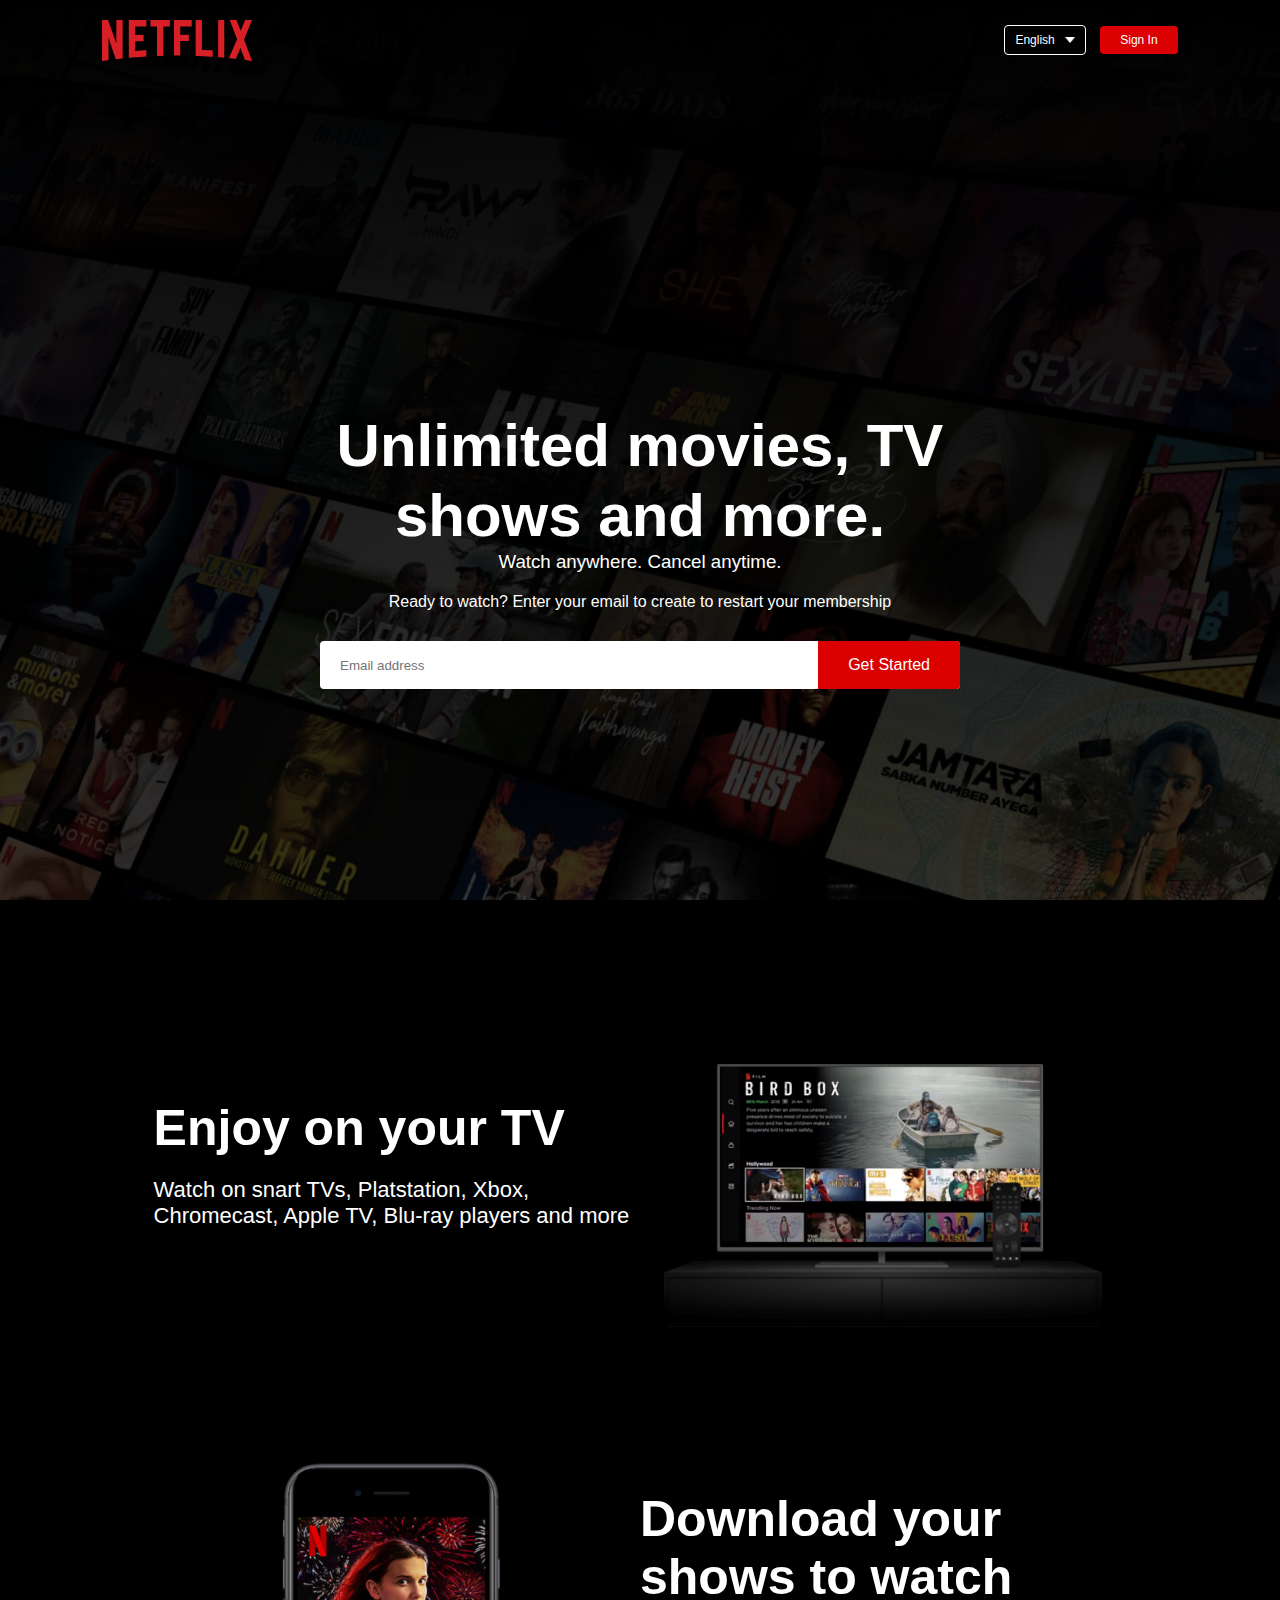
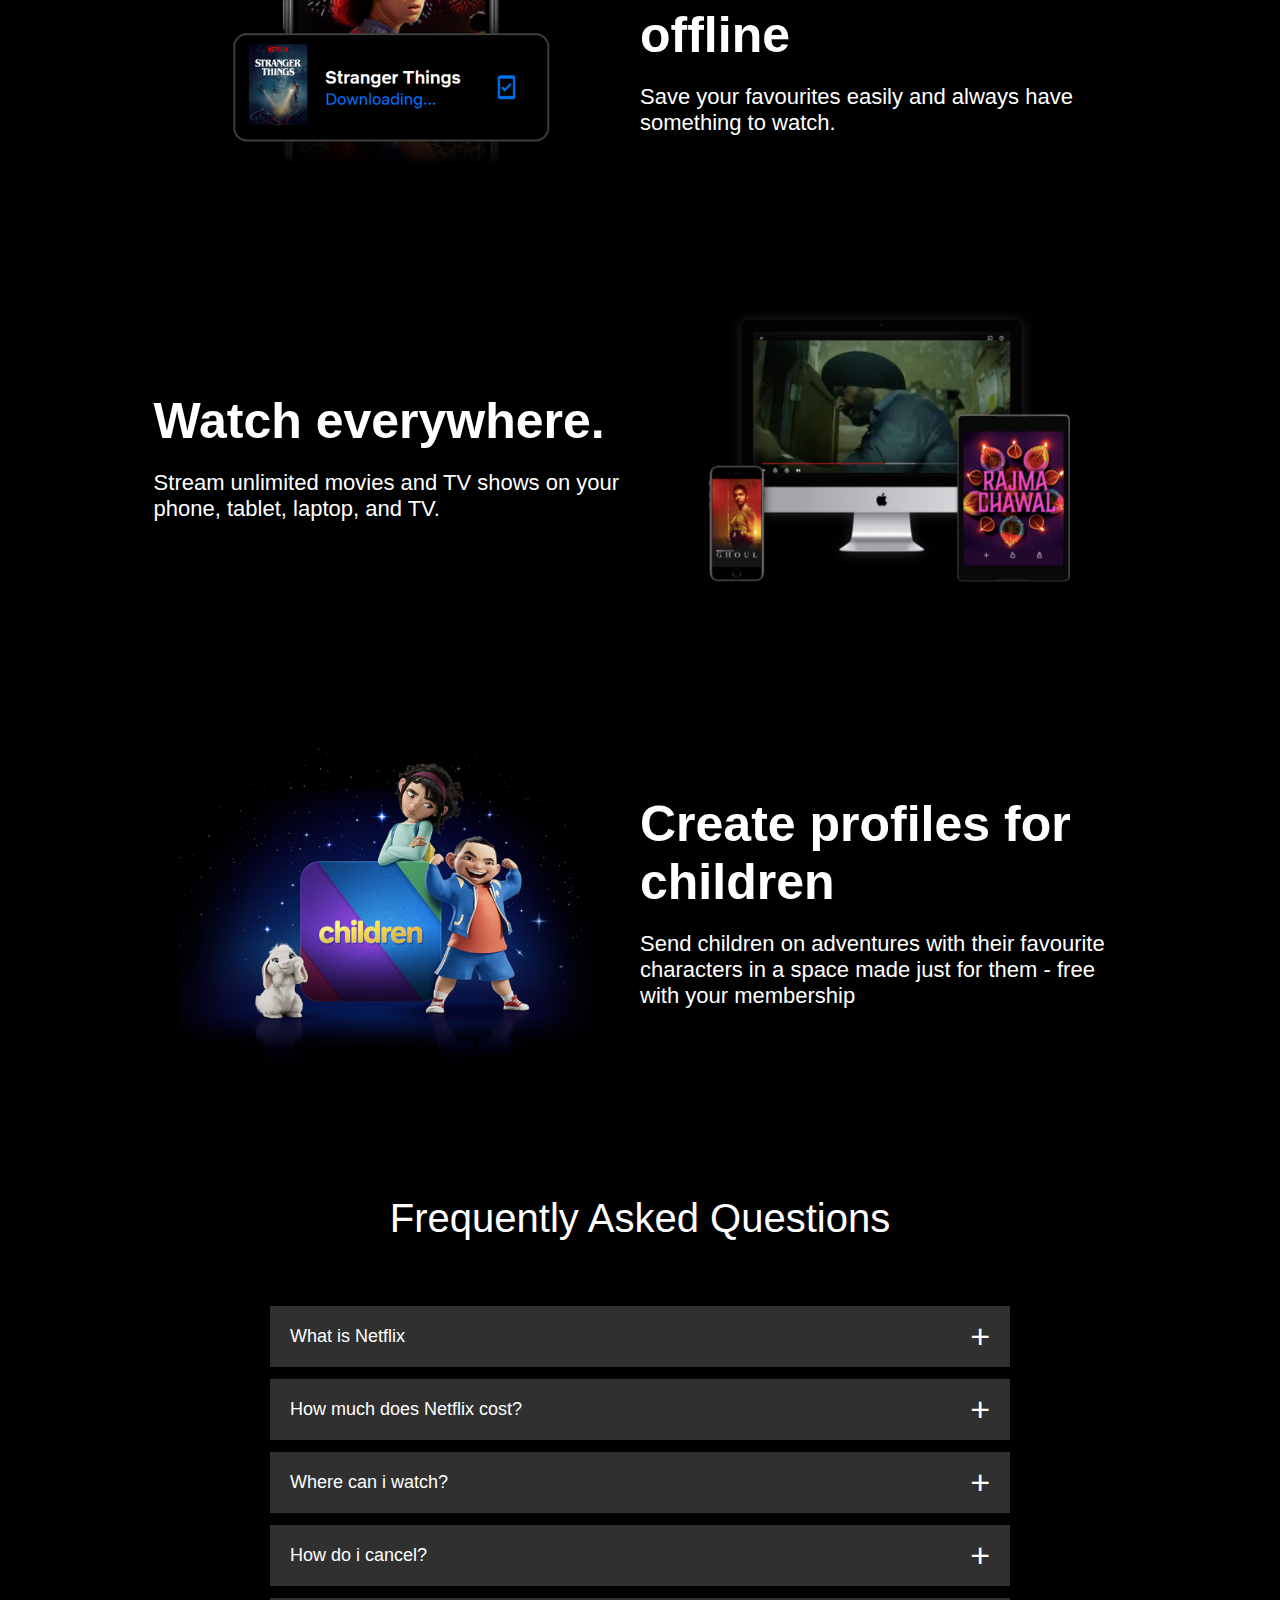
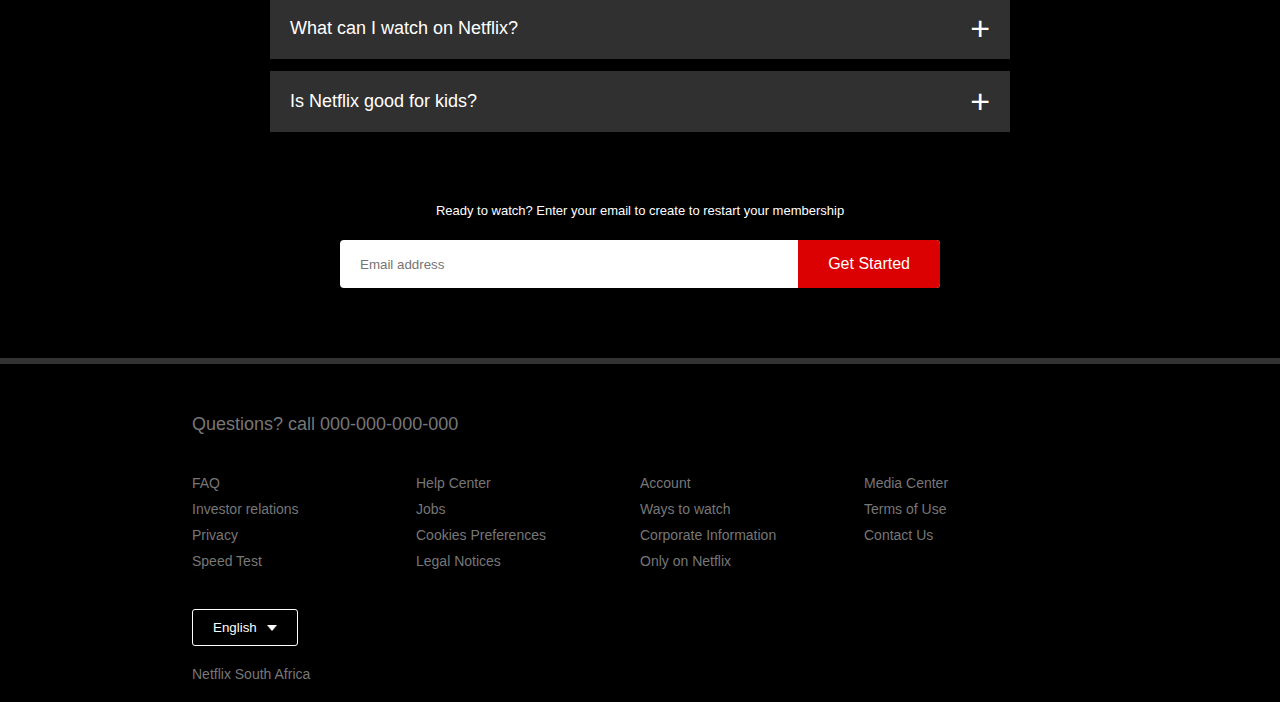
<file: index.html>
<!DOCTYPE html>
<html lang="en">
<head>
    <meta charset="UTF-8">
    <meta name="viewport" content="width=device-width, initial-scale=1.0">
    <title>Document</title>
    <link rel="stylesheet" href="landing.css">

</head>
<body>
    <div class="header">

        <nav>
            <img src="movies/logo.png" class="logo">
            <div>
                <button class="language-btn">English <img src="images/down-icon.png"></button>
                <a href="html/signin.html"><button>Sign In</button></a>
            </div>
        </nav>
        <div class="header-content">
            <h1>Unlimited movies, TV shows and more.</h1>
            <h3>Watch anywhere. Cancel anytime.</h3>
            <p>Ready to watch? Enter your email to create to restart your membership</p>

            <form class="email-signup">
                <input type="email" placeholder="Email address" required>
                <button type="submit"> Get Started</button>
            </form>
        </div>
    </div>

    <div class="features">

        <div class="row">

            <div class="text-col">
                <h2>Enjoy on your TV</h2>
                <p>Watch on snart TVs, Platstation, Xbox, Chromecast, Apple TV, Blu-ray players and more</p>
            </div>
            <div class="img-col">
                <img src="movies/feature-1.png">
            </div>
        </div>
        <div class="row">
            <div class="img-col">
                <img src="movies/feature-2.png">
            </div>
            <div class="text-col">
                <h2>Download your shows to watch offline</h2>
                <p>Save your favourites easily and always have something to watch.</p>
            </div>
            
        </div>
        <div class="row">

            <div class="text-col">
                <h2>Watch everywhere.</h2>
                <p>Stream unlimited movies and TV shows on your phone, tablet, laptop, and TV.</p>
            </div>
            <div class="img-col">
                <img src="movies/feature-3.png">
            </div>
        </div>
        <div class="row">
            <div class="img-col">
                <img src="movies/feature-4.png">
            </div>
            <div class="text-col">
                <h2>Create profiles for children</h2>
                <p>Send children on adventures with their favourite characters in a space made just for them - free with your membership</p>
            </div>
           
        </div>

    </div>

    <div class="faq">
        <h2>Frequently Asked Questions</h2>

        <ul class="accordion">

            <li>
                <input type="radio" name="accordion" id="first">
                <label for="first">What is Netflix</label>
                <div class="content">
                    <p>Lorem ipsum dolor sit amet consectetur adipisicing elit. Nulla cum in quod placeat unde? Atque vel quod dolores enim cumque tempora modi eius aut sapiente soluta iusto distinctio, consectetur at nulla itaque similique veritatis exercitationem asperiores id, possimus, quisquam nostrum?</p>
                </div>
            </li>
            <li>
                <input type="radio" name="accordion" id="second">
                <label for="second">How much does Netflix cost?</label>
                <div class="content">
                    <p>Lorem ipsum dolor sit amet consectetur adipisicing elit. Nulla cum in quod placeat unde? Atque vel quod dolores enim cumque tempora modi eius aut sapiente soluta iusto distinctio, consectetur at nulla itaque similique veritatis exercitationem asperiores id, possimus, quisquam nostrum?</p>
                </div>
            </li>
            <li>
                <input type="radio" name="accordion" id="third">
                <label for="third">Where can i watch?</label>
                <div class="content">
                    <p>Lorem ipsum dolor sit amet consectetur adipisicing elit. Nulla cum in quod placeat unde? Atque vel quod dolores enim cumque tempora modi eius aut sapiente soluta iusto distinctio, consectetur at nulla itaque similique veritatis exercitationem asperiores id, possimus, quisquam nostrum?</p>
                </div>
            </li>
            <li>
                <input type="radio" name="accordion" id="fourth">
                <label for="fourth">How do i cancel?</label>
                <div class="content">
                    <p>Lorem ipsum dolor sit amet consectetur adipisicing elit. Nulla cum in quod placeat unde? Atque vel quod dolores enim cumque tempora modi eius aut sapiente soluta iusto distinctio, consectetur at nulla itaque similique veritatis exercitationem asperiores id, possimus, quisquam nostrum?</p>
                </div>
            </li>
            <li>
                <input type="radio" name="accordion" id="fifth">
                <label for="fifth">What can I watch on Netflix?</label>
                <div class="content">
                    <p>Lorem ipsum dolor sit amet consectetur adipisicing elit. Nulla cum in quod placeat unde? Atque vel quod dolores enim cumque tempora modi eius aut sapiente soluta iusto distinctio, consectetur at nulla itaque similique veritatis exercitationem asperiores id, possimus, quisquam nostrum?</p>
                </div>
            </li>

            <li>
                <input type="radio" name="accordion" id="sixth">
                <label for="sixth">Is Netflix good for kids?</label>
                <div class="content">
                    <p>Lorem ipsum dolor sit amet consectetur adipisicing elit. Nulla cum in quod placeat unde? Atque vel quod dolores enim cumque tempora modi eius aut sapiente soluta iusto distinctio, consectetur at nulla itaque similique veritatis exercitationem asperiores id, possimus, quisquam nostrum?</p>
                </div>
            </li>
        </ul>

        <small>Ready to watch? Enter your email to create to restart your membership</small>
        <form class="email-signup">
            <input type="email" placeholder="Email address" required>
            <button type="submit"> Get Started</button>
        </form>
    </div>

    <div class="footer">
        <h2>Questions? call 000-000-000-000</h2>
        <div class="row">
            <div class="col">
                <a href="#">FAQ</a>
                <a href="#">Investor relations</a>
                <a href="#">Privacy</a>
                <a href="#">Speed Test</a>
            </div>
            <div class="col">
                <a href="#">Help Center</a>
                <a href="#">Jobs</a>
                <a href="#">Cookies Preferences</a>
                <a href="#">Legal Notices</a>
            </div>
            <div class="col">
                <a href="#">Account</a>
                <a href="#">Ways to watch</a>
                <a href="#">Corporate Information</a>
                <a href="#">Only on Netflix</a>
            </div>
            <div class="col">
                <a href="#">Media Center</a>
                <a href="#">Terms of Use</a>
                <a href="#">Contact Us</a>
            </div>
        </div>
        <button class="language-btn">English <img src="movies/down-icon.png" alt=""></button>
        <p class="copyright-txt">Netflix South Africa</p>

    </div>
   
</body>
</html>
</file>
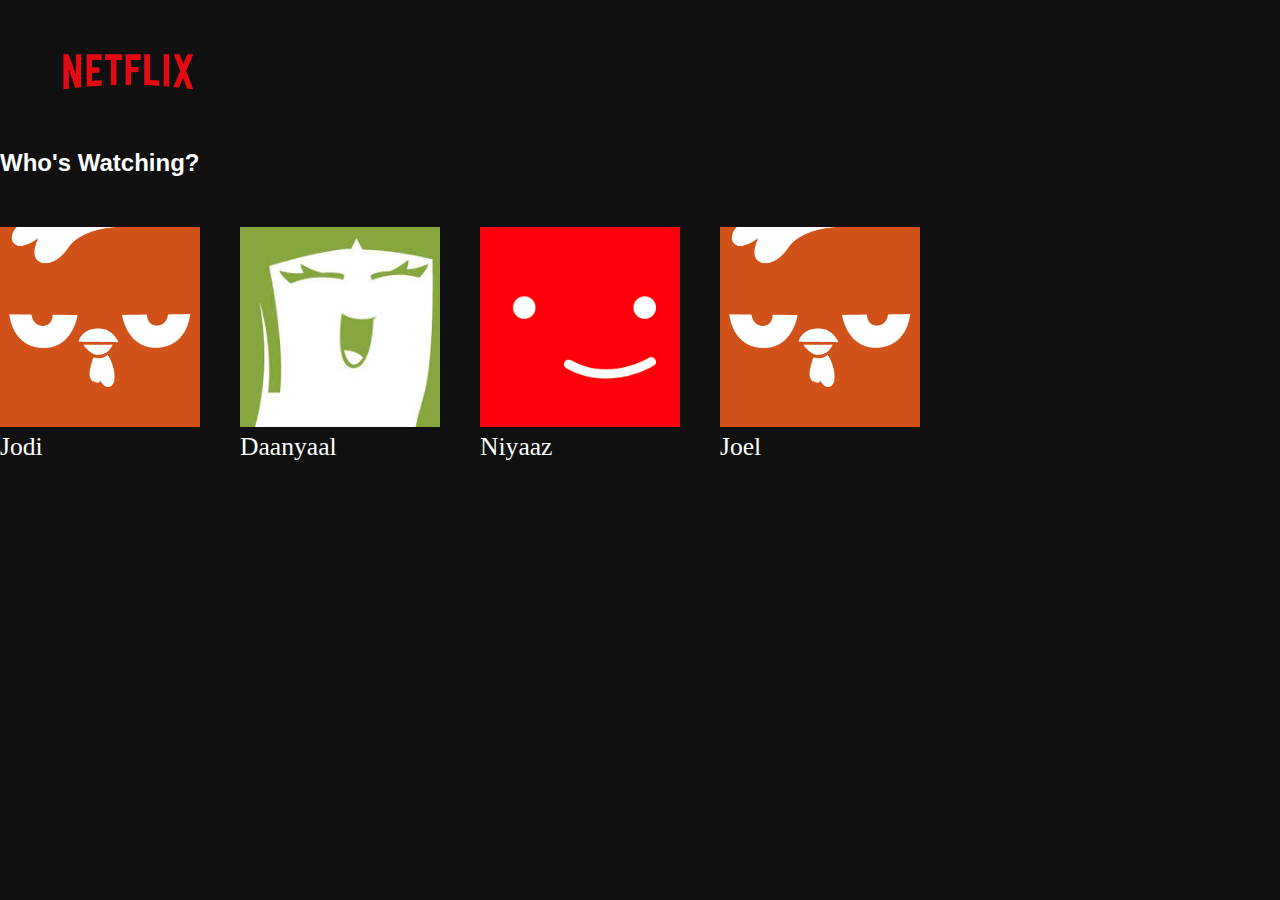
<file: html/users.html>
<!DOCTYPE html>
<html lang="en">
<head>
    <meta charset="UTF-8">
    <meta name="viewport" content="width=device-width, initial-scale=1.0">
    <!-- Bootstrap -->
    <link href="https://cdn.jsdelivr.net/npm/bootstrap@5.3.2/dist/css/bootstrap.min.css" rel="stylesheet" 
    integrity="sha384-T3c6CoIi6uLrA9TneNEoa7RxnatzjcDSCmG1MXxSR1GAsXEV/Dwwykc2MPK8M2HN" crossorigin="anonymous">
    <!-- Javascript -->
    <script src="https://cdn.jsdelivr.net/npm/bootstrap@5.3.2/dist/js/bootstrap.bundle.min.js" 
    integrity="sha384-C6RzsynM9kWDrMNeT87bh95OGNyZPhcTNXj1NW7RuBCsyN/o0jlpcV8Qyq46cDfL" crossorigin="anonymous"></script>
    <!-- CSS -->
    <link rel="stylesheet" href="/CSS/style.css">
    <title>User Profiles</title>

</head>
<body class="container" id="users-page">

    <div class="container text-center">
       <a href="/html/categories.html"> <img src="/assets/login-logo.jpg" id="login" width="20%" height="auto" 
        class="image bg-transparent"></a>
    </div>

    <div class="container-heading">
        <h2 class="h2 text-light text-center mt-lg-5">Who's Watching?</h2>
        <div class="row" id="hover-user">
            <div class="col-sm-2"></div>

            <div class="col-sm-2">
               <a href="/html/categories.html"><img src="/assets/user4.png" width="200px" height="200px"></a> 
                <p class="user-name text-dark-emphasis fon text-center w-100" id="text-name">Jodi</p>
            </div>
            <div class="col-sm-2">
                <a href="/html/categories.html"><img src="/assets/user3.jpg" width="200px" height="200px"> </a>
                <p class="user-name text-dark-emphasis text-center w-100" id="text-name">Daanyaal</p> 
            </div>
            <div class="col-sm-2">
              <a href="/html/categories.html"><img src="/assets/user2.jpg" width="200px" height="200px"></a> 
                <p class="user-name text-dark-emphasis text-center w-100" id="text-name">Niyaaz</p>  
            </div>
            <div class="col-sm-2">
               <a href="/html/categories.html"><img src="/assets/user1.png" width="200px" height="200px"></a>  
                <p class="user-name text-dark-emphasis text-center w-100" id="text-name">Joel</p>
            </div>
            <div class="col-sm-2"></div>
               
            
            
        </div>

    </div>
</body>
</html>
</file>
<file: landing.css>
*{

    margin: 0;
    padding: 0;
    font-family: 'Poppins', sans-serif;
    box-sizing: border-box;
}

body{

    background: #000;
    color: #fff;
}

.header{

    width: 100%;
    height: 100vh;
    background-image: linear-gradient(rgba(0,0,0.7), rgba(0,0,0,0.7)), url(images/header-image.png);
    background-size: cover;
    background-position: center;
    padding: 10px 8%;
    position: relative;
}

nav{
    display: flex;
    align-items: center;
    justify-content: space-between;
    padding: 10px 0;
}

.logo{

    width: 150px;
    cursor: pointer;
}

nav button{
    border: 0;
    outline: 0;
    background: #db0001;
    color: #fff;
    padding: 7px 20px;
    font-size: 12px;
    border-radius: 4px;
    margin-left: 10px;
    cursor: pointer;

}

.language-btn{
    display: inline-flex;
    align-items: center;
    background: transparent;
    border: 1px solid #fff;
    padding: 7px 10px;
}

.language-btn img{

    width: 10px;
    margin-left: 10px;
}

.header-content{

    position: absolute;
    top: 50%;
    left: 50%;
    transform: translate(-50%, -50%);
    text-align: center;
    margin-top: 100px;
}

.header-content h1{

    font-size: 60px;
    line-height: 70px;
    font-weight: 600;
    max-width: 650px;

}

.header-content h3{

    font-weight: 400;
    margin-bottom: 20px;
}

.email-signup{

    background: #fff;
    border-radius: 4px;
    display: flex;
    align-items: center;
    margin-top: 30px;
    overflow: hidden;
}

.email-signup input{

    flex: 1;
    border: 0;
    outline: 0;
    margin-left: 20px;
}

.email-signup button{

    background: #db0001;
    border: 0;
    outline: 0;
    color: #fff;
    font-size: 16px;
    cursor: pointer;
    padding: 15px 30px;
}


/* features */
.features{

    padding: 50px 12%;
    font-size: 22px;
}

.row{

    display: flex;
    width: 100%;
    align-items: center;
    flex-wrap: wrap;
    padding: 50px 0;

}

.text-col{

    flex-basis: 50%;
    margin-bottom: 20px;
}

.img-col{

    flex-basis: 50%;
    margin-bottom: 20px;
}

.img-col img{
    display: block;
    width: 90%;
    margin: auto;
}

.features h2{
    font-size: 50px;
    font-weight: 600;
    margin-bottom: 20px;
}

/* faq */

.faq{

    padding: 10px 12%;
    text-align: center;
    font-size: 18px;

}

.faq h2{

    font-weight: 500;
    font-size: 40px;
}

.accordion{

    margin: 60px auto;
    width: 100%;
    max-width: 750px;
}

.accordion li{

    list-style: none;
    width: 100%;
    padding: 5px;
}

.accordion li label{

    display: flex;
    align-items: center;
    padding: 20px;
    font-size: 18px;
    font-weight: 500;
    background: #303030;
    margin-bottom: 2px;
    cursor: pointer;
    position: relative;
}
label::after{
    content: '+';
    font-size: 34px;
    position: absolute;
    right: 20px;
    transition: transform 0.5s;
}

input[type="radio"]{

    display: none;
}
.accordion .content{

    background: #303030;
    text-align: left;
    padding: 0 20px;
    max-height: 0;
    overflow: hidden;
    transition: max-height 0.5s, padding 0.5s;

}

.accordion input[type="radio"]:checked + label + .content{
    max-height: 600px;
    padding: 30px 20px;
}

.accordion input[type="radio"]:checked + label::after{

    transform: rotate(135deg);
}

.faq .email-signup{
    max-width: 600px;
    margin: 20px auto 60px;
}

.faq small{

    font-size: 13px;
}

.footer{

    padding: 50px 15% 10px;
    border-top: 6px solid #333;
    color: #777;
}

.footer h2{

    font-size: 18px;
    font-weight: 400;
    margin-bottom: 30px;
}

.footer .col{

    flex-basis: 25%;
    flex-grow: 1;
    margin-bottom: 20px;
}

.footer .col a{

    display: block;
    text-decoration: none;
    color: #777;
    font-size: 14px;
    margin-bottom: 10px;
}

.footer .row{
    align-items: flex-start;
    padding: 10px 0;

}

.footer .language-btn{
    color:#fff;
    padding: 10px 20px;
    border-radius: 3px;
}

.copyright-txt{

    font-size: 14px;
    margin-top: 20px;
    margin-bottom: 10px;
}


/* media-queries */

/* @media only screen and (min-width: 1080px){
    .logo{
        width: 100px;
    }

    nav button{
        padding: 5px 10px;
    }
    nav .language-btn{
        padding: 4px 8px;
    }
    .header-content{
        position: unset;
        transform: none;
        padding-top: 150px;
    }

    .header-content h1{

        font-size:30px;
        padding: 10px 15px;
    }

    .text-col, .img-col{
        flex-basis: 100%;
    }

    .features h2{
        font-size: 30px;
    }

    .features p{
    font-size: 15px;
    }

    .row:nth-child(2), .row:nth-child(4){
        flex-direction: column-reverse;
    }

    .features .row{
        padding: 10px 0;
    }

    .faq h2{
        font-size: 20px;
    }

    .accordion .content{
        font-size: 14px;
    }

    .accordion li label{
        padding: 10px;
        font-size: 14px;
    }
    label::after{
        font-size: 22px;
    }
} */
</file>
<file: CSS/style.css>
* {
    margin: 0;
    padding: 0;
    box-sizing: border-box;
}
#heading {
    position: absolute;
    top: 0;
    left: 0;
    padding: 10px;
}
#row {
    position: relative;
    top: 0;
    left: 10px;
    display: block;
    padding-top: 28px;
    padding-bottom: 20px;
    font-family: Montserrat;
}
a {
    text-decoration: none;
    color: white;
    font: bold;
    font-size: 1.3rem;
    margin-right: 40px;
}
#icons {
    position: absolute;
    right: 210px;
    color: whitesmoke;
    top: 30px;
    display: inline-block;
    font-size: 1.2rem;
    cursor: pointer;
}
#image-row {
    display: flex;
    flex-direction: row;
    flex-flow:row wrap;
    justify-content: space-between;
    margin-bottom: 20px;
    border-radius: px;
}
#image-row:hover{
    cursor: pointer;
}

#container{
    width: 100%;
    margin: 0 auto;
}
#h2 {
    position: relative;
}
/* user icon for user profiles */
#user-icon {
    position: absolute;
    right: 70px;
    color: whitesmoke;
    top: 22px;
    width: 100px;
    display: inline-block;
    font-size: 1.7rem;
    cursor: pointer;
}
#user-icon i:hover {
    background-color: darkred;
    width: 100px;
    color: white;
    border-radius: 20px;
}   
#users-page {
    background-color: rgb(16, 16, 16);
}
#hover-user:hover{
    cursor: pointer;
}
#text-name {
    font-size: 1.6rem;
    font-family: Montserrat;
}
#login-bg {
    background-attachment:fixed;
    background-size: 100%;
    overflow-x: hidden;
    overflow-y: hidden;
    padding-left: 0;
}
/* sign in */
#header-logo-sign{
    position: absolute;
    top: 0px;
    left: 0px;
}
/* sign in form */
#container-form{
    position: absolute;
    left: 600px;
    max-width: 300px;
    top: 150px;
}
*{

    margin: 0;
    padding: 0;
    font-family: 'Poppins', sans-serif;
    box-sizing: border-box;
}
/* Landing Page */
body{

    background: #000;
    color: #fff;
}

.header{

    width: 100%;
    height: 100vh;
    background-image: linear-gradient(rgba(0,0,0.7), rgba(0,0,0,0.7)), url(/assets/header-image.png);
    background-size: cover;
    background-position: center;
    padding: 10px 8%;
    position: relative;
}

nav{
    display: flex;
    align-items: center;
    justify-content: space-between;
    padding: 10px 0;
}

.logo{

    width: 150px;
    cursor: pointer;
}

nav button{
    border: 0;
    outline: 0;
    background: #db0001;
    color: #fff;
    padding: 7px 20px;
    font-size: 12px;
    border-radius: 4px;
    margin-left: 10px;
    cursor: pointer;

}

.language-btn{
    display: inline-flex;
    align-items: center;
    background: transparent;
    border: 1px solid #fff;
    padding: 7px 10px;
}

.language-btn img{

    width: 10px;
    margin-left: 10px;
}

.header-content{

    position: absolute;
    top: 50%;
    left: 50%;
    transform: translate(-50%, -50%);
    text-align: center;
    margin-top: 100px;
}

.header-content h1{

    font-size: 60px;
    line-height: 70px;
    font-weight: 600;
    max-width: 650px;

}

.header-content h3{

    font-weight: 400;
    margin-bottom: 20px;
}

.email-signup{

    background: #fff;
    border-radius: 4px;
    display: flex;
    align-items: center;
    margin-top: 30px;
    overflow: hidden;
}

.email-signup input{

    flex: 1;
    border: 0;
    outline: 0;
    margin-left: 20px;
}

.email-signup button{

    background: #db0001;
    border: 0;
    outline: 0;
    color: #fff;
    font-size: 16px;
    cursor: pointer;
    padding: 15px 30px;
}


/* features */
.features{

    padding: 50px 12%;
    font-size: 22px;
}

.row{

    display: flex;
    width: 100%;
    align-items: center;
    flex-wrap: wrap;
    padding: 50px 0;

}

.text-col{

    flex-basis: 50%;
    margin-bottom: 20px;
}

.img-col{

    flex-basis: 50%;
    margin-bottom: 20px;
}

.img-col img{
    display: block;
    width: 90%;
    margin: auto;
}

.features h2{
    font-size: 50px;
    font-weight: 600;
    margin-bottom: 20px;
}

/* faq */

.faq{

    padding: 10px 12%;
    text-align: center;
    font-size: 18px;

}

.faq h2{

    font-weight: 500;
    font-size: 40px;
}

.accordion{

    margin: 60px auto;
    width: 100%;
    max-width: 750px;
}

.accordion li{

    list-style: none;
    width: 100%;
    padding: 5px;
}

.accordion li label{

    display: flex;
    align-items: center;
    padding: 20px;
    font-size: 18px;
    font-weight: 500;
    background: #303030;
    margin-bottom: 2px;
    cursor: pointer;
    position: relative;
}
label::after{
    /* content: '+'; */
    font-size: 34px;
    position: absolute;
    right: 20px;
    transition: transform 0.5s;
}

input[type="radio"]{

    display: none;
}
.accordion .content{

    background: #303030;
    text-align: left;
    padding: 0 20px;
    max-height: 0;
    overflow: hidden;
    transition: max-height 0.5s, padding 0.5s;

}

.accordion input[type="radio"]:checked + label + .content{
    max-height: 600px;
    padding: 30px 20px;
}

.accordion input[type="radio"]:checked + label::after{

    transform: rotate(135deg);
}

.faq .email-signup{
    max-width: 600px;
    margin: 20px auto 60px;
}

.faq small{

    font-size: 13px;
}

.footer{

    padding: 50px 15% 10px;
    border-top: 6px solid #333;
    color: #777;
}

.footer h2{

    font-size: 18px;
    font-weight: 400;
    margin-bottom: 30px;
}

.footer .col{

    flex-basis: 25%;
    flex-grow: 1;
    margin-bottom: 20px;
}

.footer .col a{

    display: block;
    text-decoration: none;
    color: #777;
    font-size: 14px;
    margin-bottom: 10px;
}

.footer .row{
    align-items: flex-start;
    padding: 10px 0;

}

.footer .language-btn{
    color:#fff;
    padding: 10px 20px;
    border-radius: 3px;
}

.copyright-txt{

    font-size: 14px;
    margin-top: 20px;
    margin-bottom: 10px;
}


/* media-queries */

/* @media only screen and (min-width: 1080px){

    .logo{
        width: 100px;
    }

    nav button{
        padding: 5px 10px;
    }
    nav .language-btn{
        padding: 4px 8px;
    }
    .header-content{
        position: unset;
        transform: none;
        padding-top: 150px;
    }

    .header-content h1{

        font-size:30px;
        padding: 10px 15px;
    }

    .text-col, .img-col{
        flex-basis: 100%;
    }

    .features h2{
        font-size: 30px;
    }

    .features p{
    font-size: 15px;
    }

    .row:nth-child(2), .row:nth-child(4){
        flex-direction: column-reverse;
    }

    .features .row{
        padding: 10px 0;
    }

    .faq h2{
        font-size: 20px;
    }

    .accordion .content{
        font-size: 14px;
    }

    .accordion li label{
        padding: 10px;
        font-size: 14px;
    }
    label::after{
        font-size: 22px;
    }
} */

@media screen and (max-width=991px) {
    #container-form {
        position: absolute;
        left: 300px;
    }
}
</file>
